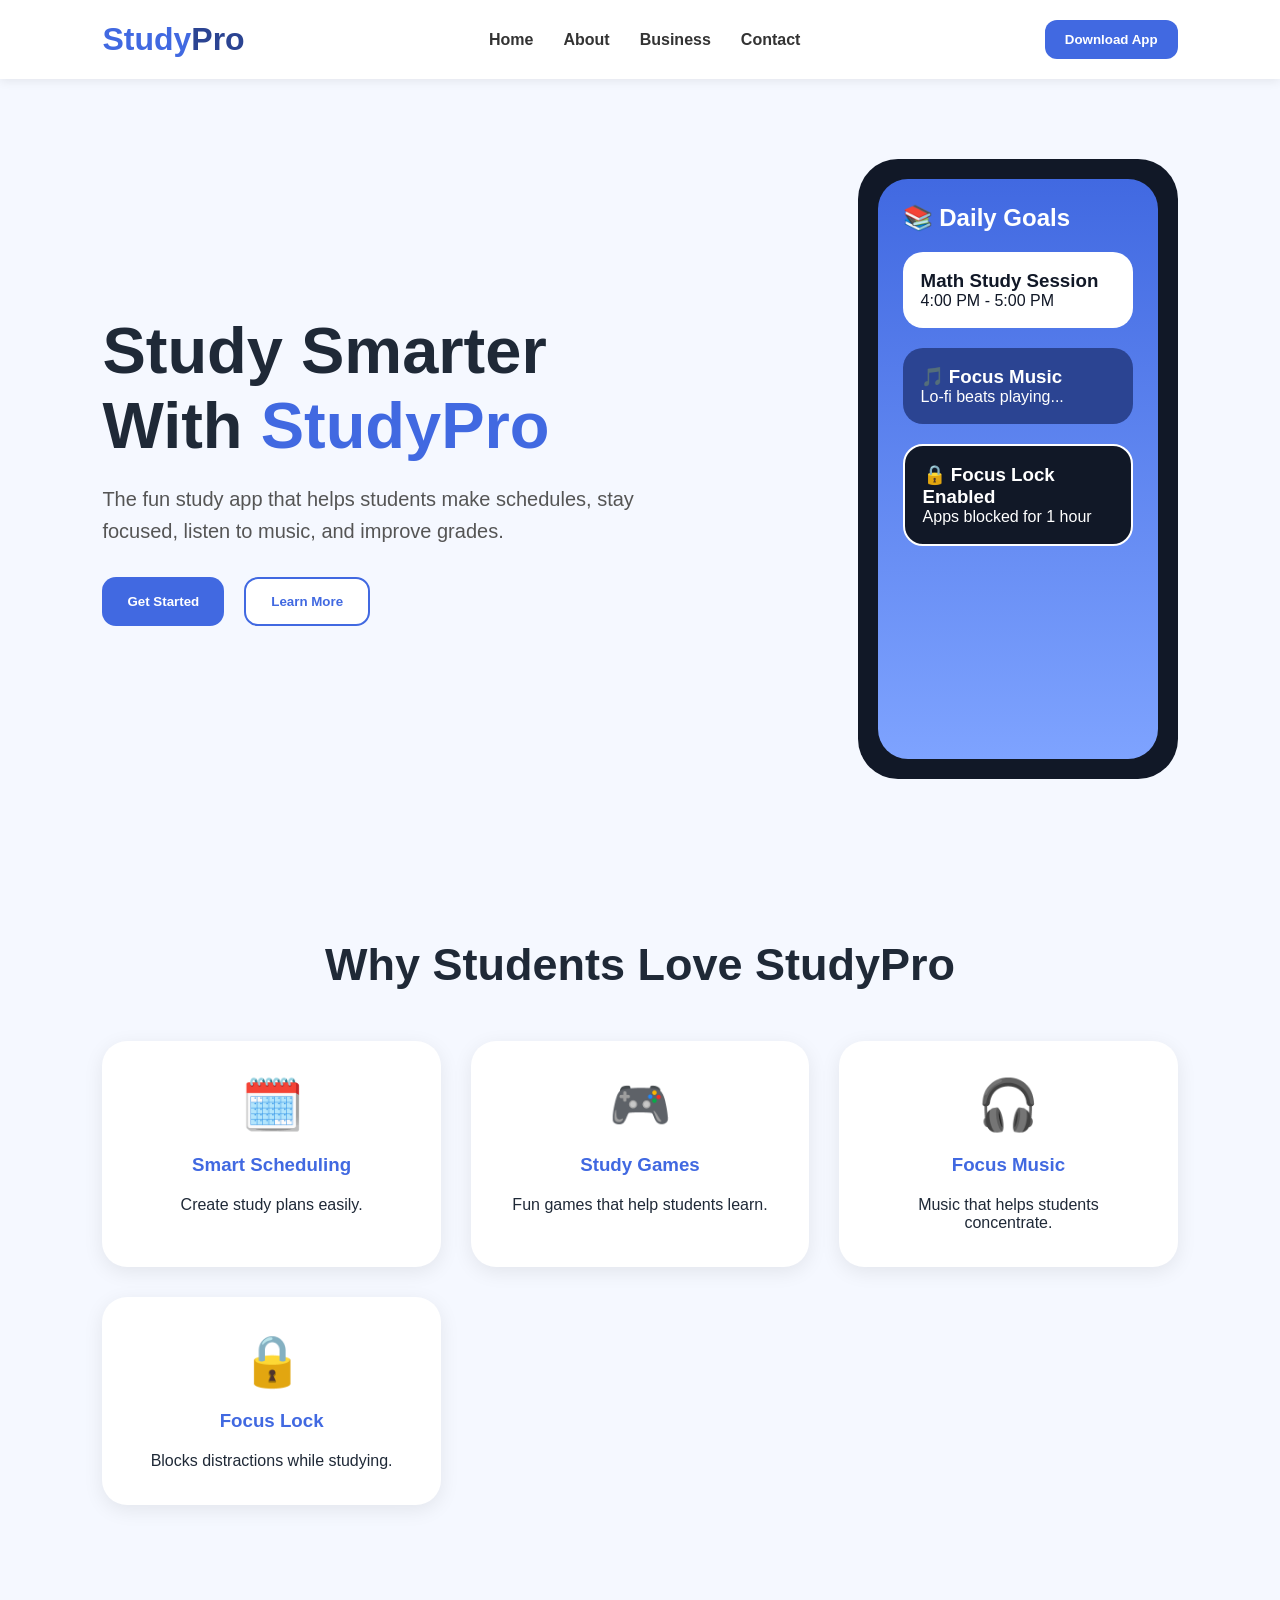
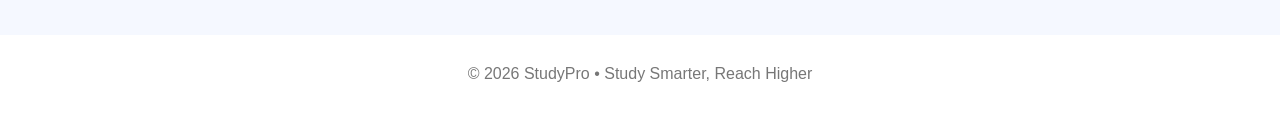
<file: index.html>
<!DOCTYPE html>
<html lang="en">
<head>
  <meta charset="UTF-8" />
  <meta name="viewport" content="width=device-width, initial-scale=1.0"/>
  <title>StudyPro | Home</title>
  <link rel="stylesheet" href="style.css">
</head>

<body>

  <nav>
    <div class="logo">Study<span>Pro</span></div>

    <ul>
      <li><a href="index.html">Home</a></li>
      <li><a href="about.html">About</a></li>
      <li><a href="business.html">Business</a></li>
      <li><a href="contact.html">Contact</a></li>
    </ul>

    <button class="nav-btn">Download App</button>
  </nav>

  <section class="hero">

    <div class="hero-text">
      <h1>Study Smarter With <span>StudyPro</span></h1>

      <p>
        The fun study app that helps students make schedules,
        stay focused, listen to music, and improve grades.
      </p>

      <div class="hero-buttons">
        <button class="primary-btn">Get Started</button>
        <button class="secondary-btn">Learn More</button>
      </div>
    </div>

    <div class="phone">
      <div class="screen">

        <h2>📚 Daily Goals</h2>

        <div class="study-card">
          <h3>Math Study Session</h3>
          <p>4:00 PM - 5:00 PM</p>
        </div>

        <div class="music-box">
          <h3>🎵 Focus Music</h3>
          <p>Lo-fi beats playing...</p>
        </div>

        <div class="focus-lock">
          <h3>🔒 Focus Lock Enabled</h3>
          <p>Apps blocked for 1 hour</p>
        </div>

      </div>
    </div>

  </section>

  <section class="features">

    <h2>Why Students Love StudyPro</h2>

    <div class="feature-grid">

      <div class="feature-card">
        <div class="emoji">🗓️</div>
        <h3>Smart Scheduling</h3>
        <p>Create study plans easily.</p>
      </div>

      <div class="feature-card">
        <div class="emoji">🎮</div>
        <h3>Study Games</h3>
        <p>Fun games that help students learn.</p>
      </div>

      <div class="feature-card">
        <div class="emoji">🎧</div>
        <h3>Focus Music</h3>
        <p>Music that helps students concentrate.</p>
      </div>

      <div class="feature-card">
        <div class="emoji">🔒</div>
        <h3>Focus Lock</h3>
        <p>Blocks distractions while studying.</p>
      </div>

    </div>

  </section>

  <footer>
    © 2026 StudyPro • Study Smarter, Reach Higher
  </footer>

</body>
</html>
</file>
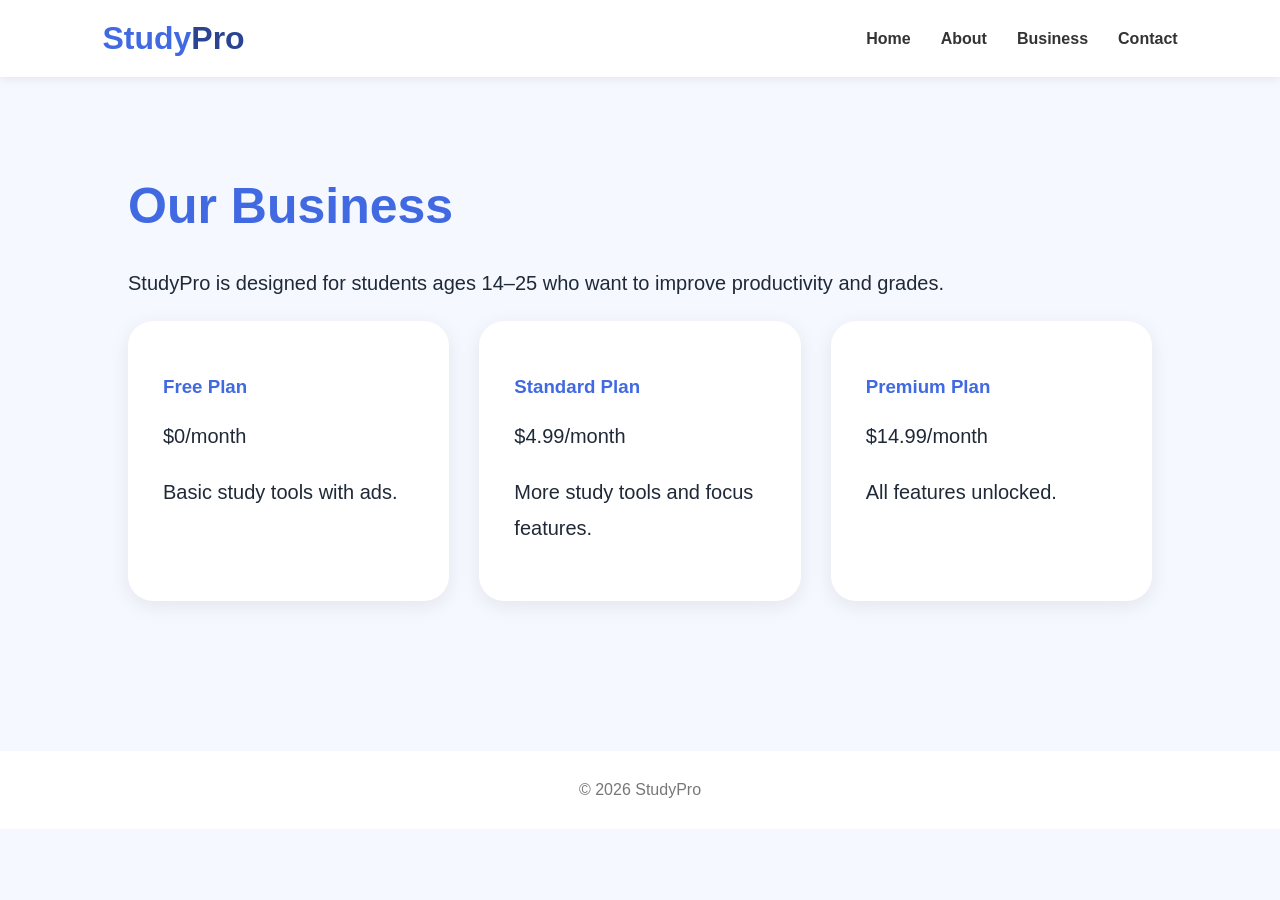
<file: business.html>
<!DOCTYPE html>
<html lang="en">
<head>
  <meta charset="UTF-8">
  <meta name="viewport" content="width=device-width, initial-scale=1.0">
  <title>Business | StudyPro</title>
  <link rel="stylesheet" href="style.css">
</head>

<body>

  <nav>
    <div class="logo">Study<span>Pro</span></div>

    <ul>
      <li><a href="index.html">Home</a></li>
      <li><a href="about.html">About</a></li>
      <li><a href="business.html">Business</a></li>
      <li><a href="contact.html">Contact</a></li>
    </ul>
  </nav>

  <section class="page-section">

    <h1>Our Business</h1>

    <p>
      StudyPro is designed for students ages 14–25
      who want to improve productivity and grades.
    </p>

    <div class="feature-grid">

      <div class="feature-card">
        <h3>Free Plan</h3>
        <p>$0/month</p>
        <p>Basic study tools with ads.</p>
      </div>

      <div class="feature-card">
        <h3>Standard Plan</h3>
        <p>$4.99/month</p>
        <p>More study tools and focus features.</p>
      </div>

      <div class="feature-card">
        <h3>Premium Plan</h3>
        <p>$14.99/month</p>
        <p>All features unlocked.</p>
      </div>

    </div>

  </section>

  <footer>
    © 2026 StudyPro
  </footer>

</body>
</html>
</file>
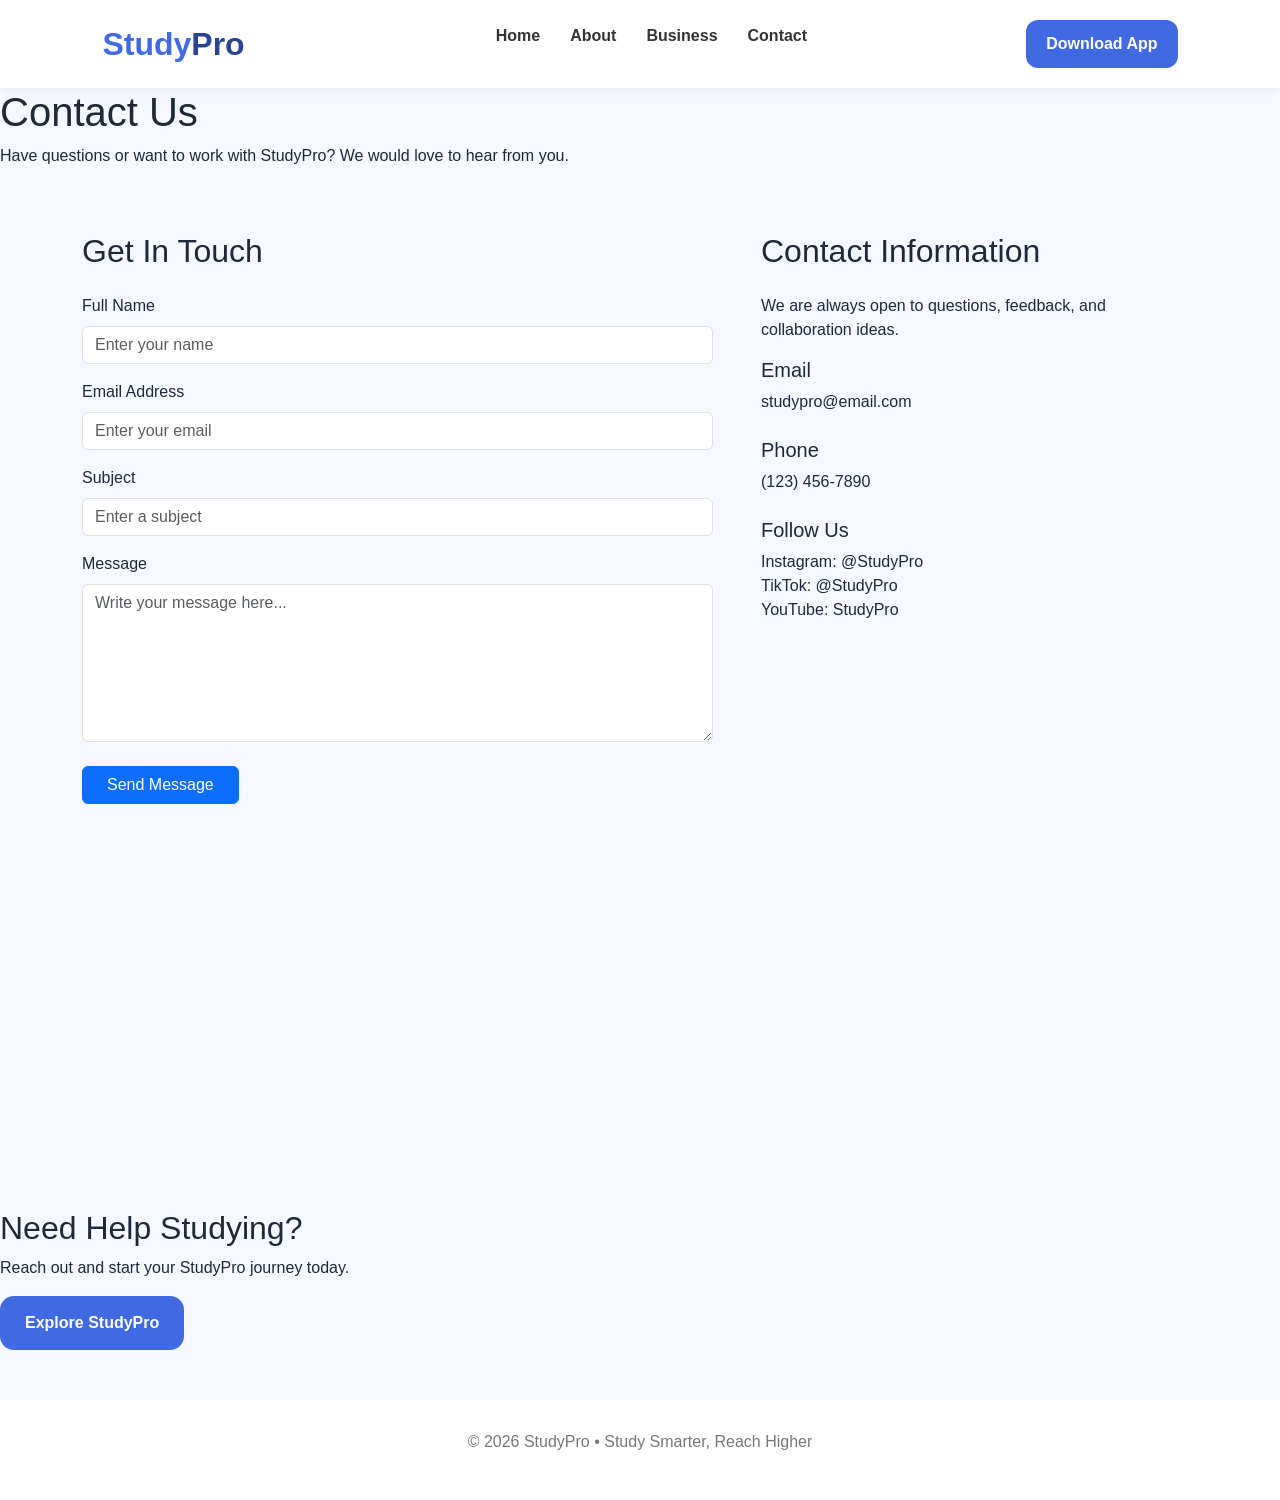
<file: contact.html>
<!DOCTYPE html>
<html lang="en">
<head>
  <meta charset="UTF-8" />
  <meta name="viewport" content="width=device-width, initial-scale=1.0" />
  <title>Contact | StudyPro</title>

  <!-- Bootstrap -->
  <link
    href="https://cdn.jsdelivr.net/npm/bootstrap@5.3.3/dist/css/bootstrap.min.css"
    rel="stylesheet"
  />

  <link rel="stylesheet" href="style.css" />
</head>

<body>

  <!-- NAVBAR -->

  <nav>
    <div class="logo">Study<span>Pro</span></div>

    <ul>
      <li><a href="index.html">Home</a></li>
      <li><a href="about.html">About</a></li>
      <li><a href="business.html">Business</a></li>
      <li><a href="contact.html" class="active">Contact</a></li>
    </ul>

    <button class="nav-btn">Download App</button>
  </nav>

  <!-- CONTACT HEADER -->

  <section class="contact-hero">

    <div class="contact-text">

      <h1>Contact Us</h1>

      <p class="mission">
        Have questions or want to work with StudyPro?
        We would love to hear from you.
      </p>

    </div>

  </section>

  <!-- CONTACT SECTION -->

  <section class="container py-5">

    <div class="row g-5">

      <!-- CONTACT FORM -->

      <div class="col-lg-7">

        <h2 class="mb-4">Get In Touch</h2>

        <!-- SUCCESS ALERT -->

        <div class="alert alert-success d-none" id="successAlert">
          Your message has been sent successfully!
        </div>

        <form action="#" method="POST">

          <!-- NAME -->

          <div class="mb-3">

            <label for="name" class="form-label">
              Full Name
            </label>

            <input
              type="text"
              class="form-control"
              id="name"
              name="name"
              placeholder="Enter your name"
              required
            />

          </div>

          <!-- EMAIL -->

          <div class="mb-3">

            <label for="email" class="form-label">
              Email Address
            </label>

            <input
              type="email"
              class="form-control"
              id="email"
              name="email"
              placeholder="Enter your email"
              required
            />

          </div>

          <!-- SUBJECT -->

          <div class="mb-3">

            <label for="subject" class="form-label">
              Subject
            </label>

            <input
              type="text"
              class="form-control"
              id="subject"
              name="subject"
              placeholder="Enter a subject"
              required
            />

          </div>

          <!-- MESSAGE -->

          <div class="mb-4">

            <label for="message" class="form-label">
              Message
            </label>

            <textarea
              class="form-control"
              id="message"
              name="message"
              rows="6"
              placeholder="Write your message here..."
              required
            ></textarea>

          </div>

          <!-- BUTTON -->

          <button type="submit" class="btn btn-primary px-4">
            Send Message
          </button>

        </form>

      </div>

      <!-- CONTACT INFO -->

      <div class="col-lg-5">

        <div class="contact-info">

          <h2 class="mb-4">Contact Information</h2>

          <p>
            We are always open to questions, feedback,
            and collaboration ideas.
          </p>

          <div class="info-box mb-4">

            <h5>Email</h5>
            <p>studypro@email.com</p>

          </div>

          <div class="info-box mb-4">

            <h5>Phone</h5>
            <p>(123) 456-7890</p>

          </div>

          <div class="info-box mb-4">

            <h5>Follow Us</h5>

            <p>
              Instagram: @StudyPro <br>
              TikTok: @StudyPro <br>
              YouTube: StudyPro
            </p>

          </div>

        </div>

      </div>

    </div>

  </section>

  <!-- MAP SECTION -->

  <section class="map-section">

    <iframe
      src="https://www.google.com/maps/embed?pb=!1m18!1m12!1m3!1d3021.847381274397!2d-73.7044!3d40.7242!2m3!1f0!2f0!3f0!3m2!1i1024!2i768!4f13.1!3m3!1m2!1s0x89c2618c8d4c1f9f%3A0x6df6f2dfb5a3fd8!2sQueens%2C%20NY!5e0!3m2!1sen!2sus!4v1716150000000!5m2!1sen!2sus"
      width="100%"
      height="350"
      style="border:0;"
      allowfullscreen=""
      loading="lazy"
      referrerpolicy="no-referrer-when-downgrade">
    </iframe>

  </section>

  <!-- CTA -->

  <section class="about-cta">

    <h2>Need Help Studying?</h2>

    <p>
      Reach out and start your StudyPro journey today.
    </p>

    <a href="index.html">
      <button class="primary-btn">
        Explore StudyPro
      </button>
    </a>

  </section>

  <!-- FOOTER -->

  <footer>

    <p>
      © 2026 StudyPro • Study Smarter, Reach Higher
    </p>

  </footer>

  <!-- Bootstrap JS -->

  <script src="https://cdn.jsdelivr.net/npm/bootstrap@5.3.3/dist/js/bootstrap.bundle.min.js"></script>

</body>
</html>
</file>
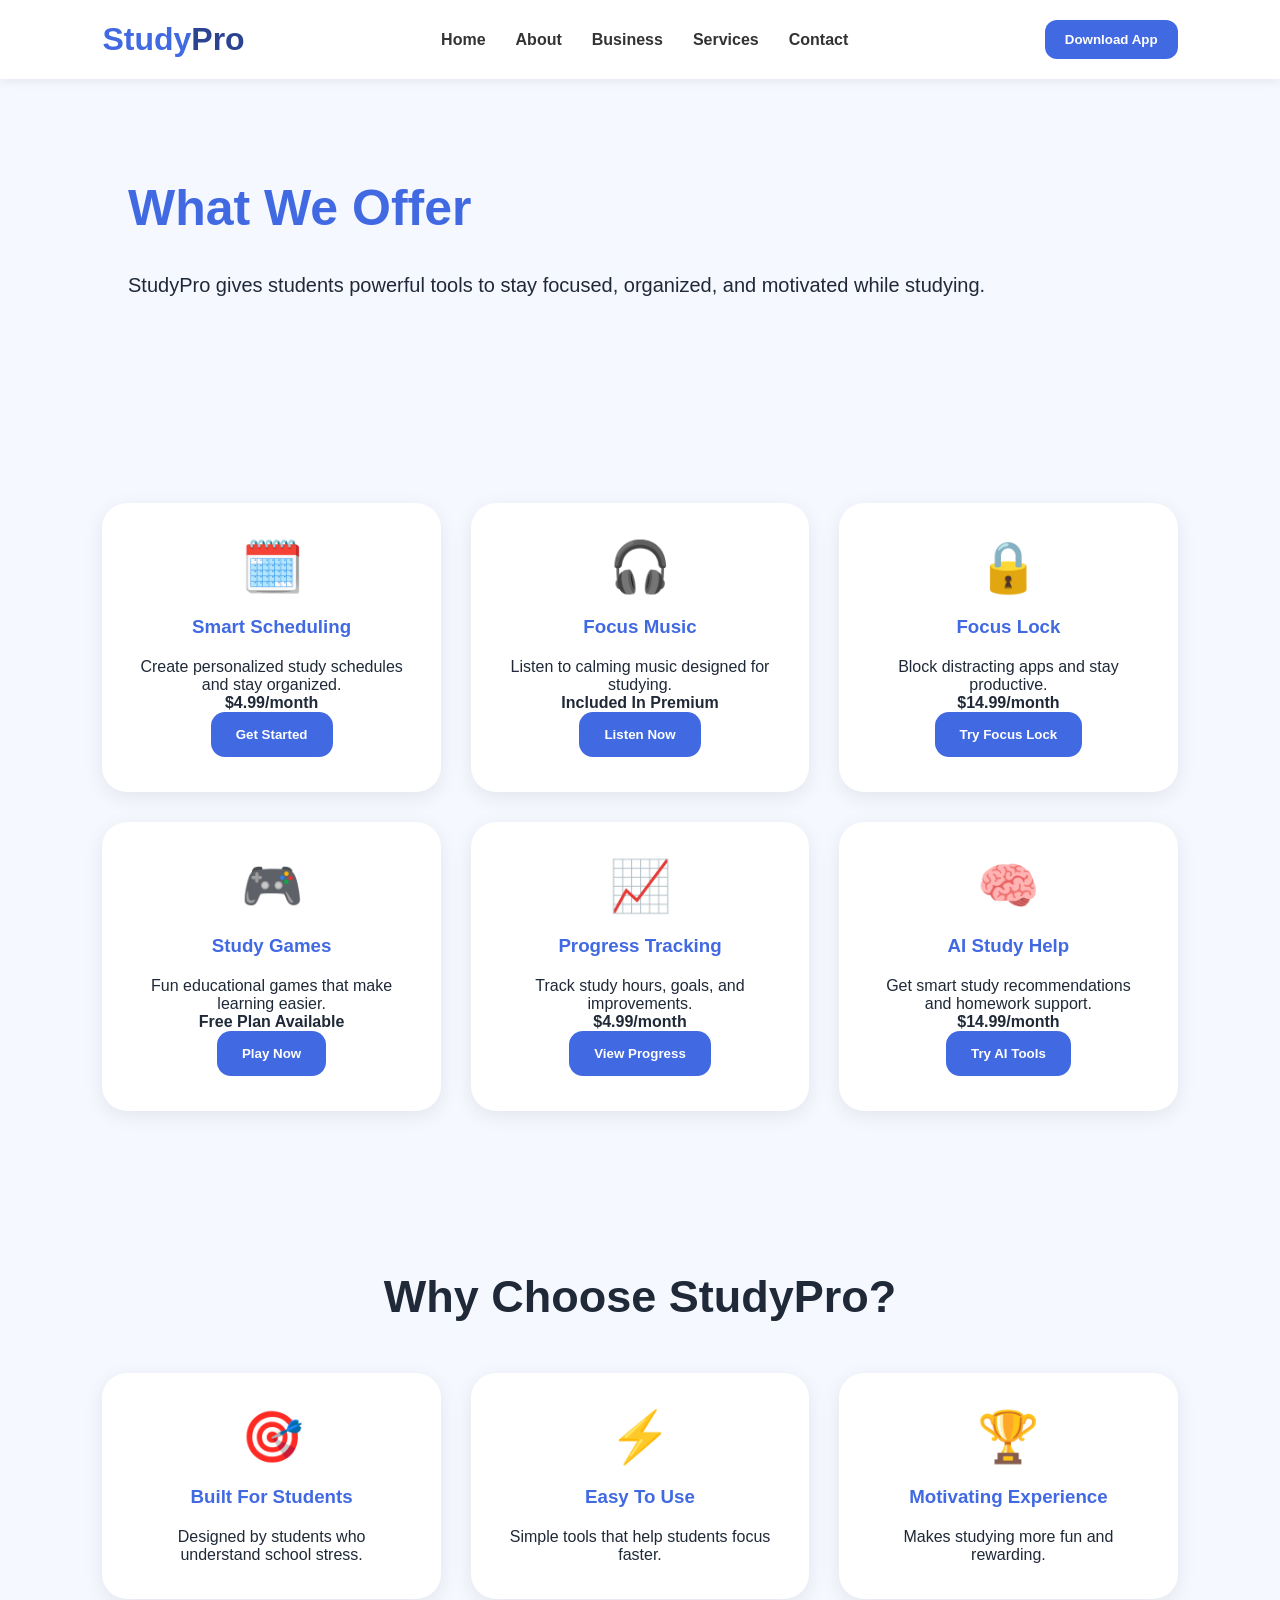
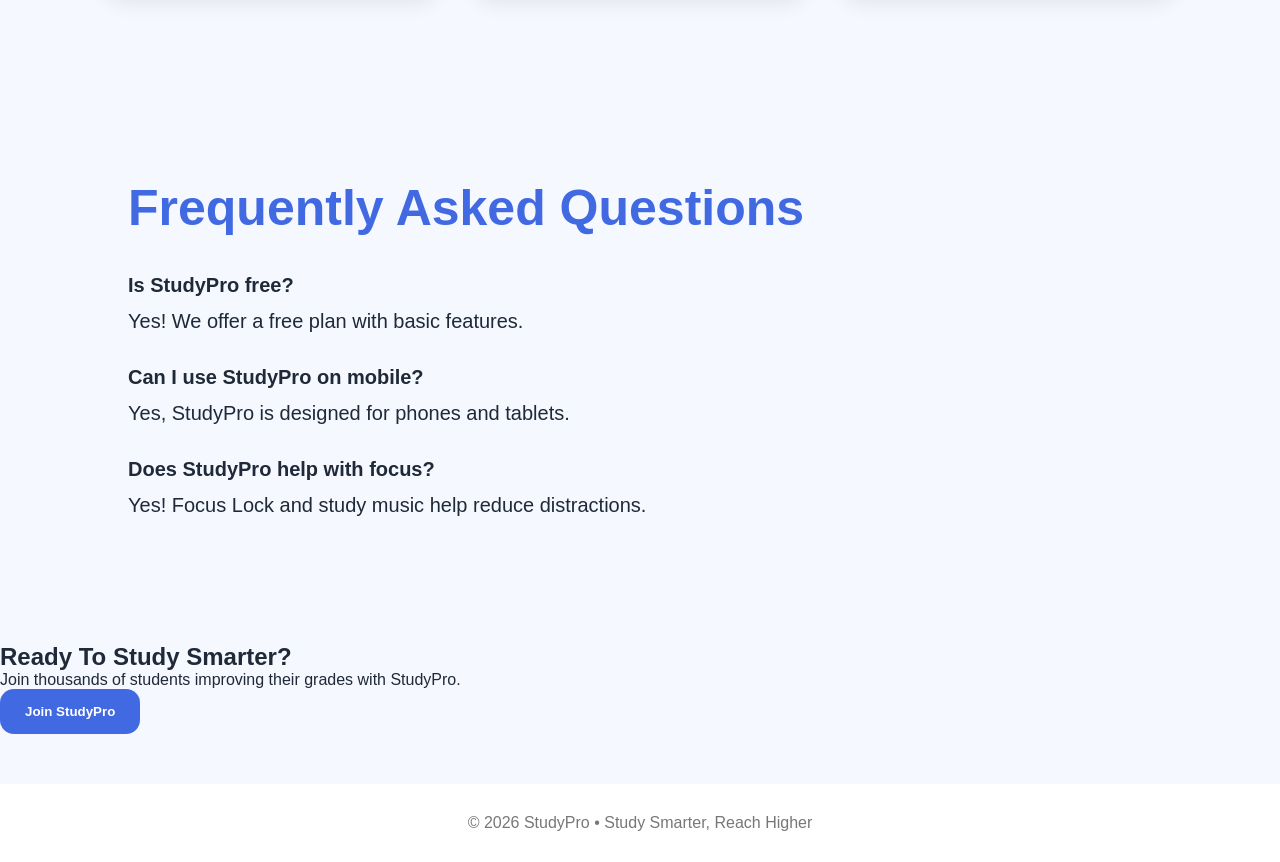
<file: services.html>
<!DOCTYPE html>
<html lang="en">
<head>
  <meta charset="UTF-8" />
  <meta name="viewport" content="width=device-width, initial-scale=1.0"/>
  <title>Services | StudyPro</title>
  <link rel="stylesheet" href="style.css">
</head>

<body>

  <!-- NAVBAR -->

  <nav>
    <div class="logo">Study<span>Pro</span></div>

    <ul>
      <li><a href="index.html">Home</a></li>
      <li><a href="about.html">About</a></li>
      <li><a href="business.html">Business</a></li>
      <li><a href="services.html" class="active">Services</a></li>
      <li><a href="contact.html">Contact</a></li>
    </ul>

    <button class="nav-btn">Download App</button>
  </nav>

  <!-- HERO -->

  <section class="page-section">

    <h1>What We Offer</h1>

    <p>
      StudyPro gives students powerful tools to stay focused,
      organized, and motivated while studying.
    </p>

  </section>

  <!-- SERVICES -->

  <section class="features">

    <div class="feature-grid">

      <!-- SERVICE 1 -->

      <div class="feature-card">

        <div class="emoji">🗓️</div>

        <h3>Smart Scheduling</h3>

        <p>
          Create personalized study schedules and stay organized.
        </p>

        <h4>$4.99/month</h4>

        <button class="primary-btn">
          Get Started
        </button>

      </div>

      <!-- SERVICE 2 -->

      <div class="feature-card">

        <div class="emoji">🎧</div>

        <h3>Focus Music</h3>

        <p>
          Listen to calming music designed for studying.
        </p>

        <h4>Included In Premium</h4>

        <button class="primary-btn">
          Listen Now
        </button>

      </div>

      <!-- SERVICE 3 -->

      <div class="feature-card">

        <div class="emoji">🔒</div>

        <h3>Focus Lock</h3>

        <p>
          Block distracting apps and stay productive.
        </p>

        <h4>$14.99/month</h4>

        <button class="primary-btn">
          Try Focus Lock
        </button>

      </div>

      <!-- SERVICE 4 -->

      <div class="feature-card">

        <div class="emoji">🎮</div>

        <h3>Study Games</h3>

        <p>
          Fun educational games that make learning easier.
        </p>

        <h4>Free Plan Available</h4>

        <button class="primary-btn">
          Play Now
        </button>

      </div>

      <!-- SERVICE 5 -->

      <div class="feature-card">

        <div class="emoji">📈</div>

        <h3>Progress Tracking</h3>

        <p>
          Track study hours, goals, and improvements.
        </p>

        <h4>$4.99/month</h4>

        <button class="primary-btn">
          View Progress
        </button>

      </div>

      <!-- SERVICE 6 -->

      <div class="feature-card">

        <div class="emoji">🧠</div>

        <h3>AI Study Help</h3>

        <p>
          Get smart study recommendations and homework support.
        </p>

        <h4>$14.99/month</h4>

        <button class="primary-btn">
          Try AI Tools
        </button>

      </div>

    </div>

  </section>

  <!-- WHY CHOOSE US -->

  <section class="features">

    <h2>Why Choose StudyPro?</h2>

    <div class="feature-grid">

      <div class="feature-card">

        <div class="emoji">🎯</div>

        <h3>Built For Students</h3>

        <p>
          Designed by students who understand school stress.
        </p>

      </div>

      <div class="feature-card">

        <div class="emoji">⚡</div>

        <h3>Easy To Use</h3>

        <p>
          Simple tools that help students focus faster.
        </p>

      </div>

      <div class="feature-card">

        <div class="emoji">🏆</div>

        <h3>Motivating Experience</h3>

        <p>
          Makes studying more fun and rewarding.
        </p>

      </div>

    </div>

  </section>

  <!-- FAQ -->

  <section class="page-section">

    <h1>Frequently Asked Questions</h1>

    <p><strong>Is StudyPro free?</strong><br>
    Yes! We offer a free plan with basic features.</p>

    <p><strong>Can I use StudyPro on mobile?</strong><br>
    Yes, StudyPro is designed for phones and tablets.</p>

    <p><strong>Does StudyPro help with focus?</strong><br>
    Yes! Focus Lock and study music help reduce distractions.</p>

  </section>

  <!-- CTA -->

  <section class="about-cta">

    <h2>Ready To Study Smarter?</h2>

    <p>
      Join thousands of students improving their grades with StudyPro.
    </p>

    <a href="contact.html">
      <button class="primary-btn">
        Join StudyPro
      </button>
    </a>

  </section>

  <!-- FOOTER -->

  <footer>
    © 2026 StudyPro • Study Smarter, Reach Higher
  </footer>

</body>
</html>
</file>
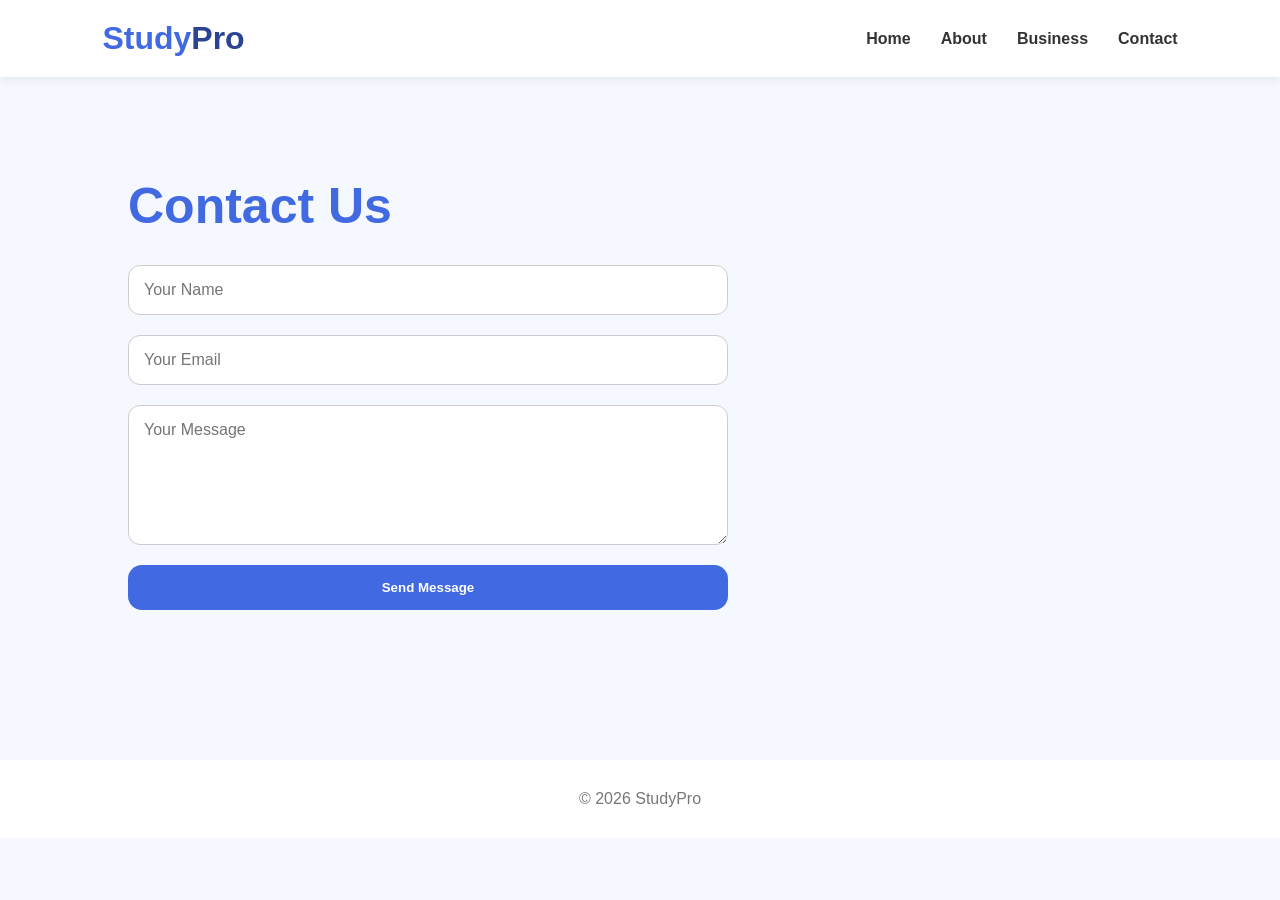
<file: sameera new website/contact.html>
<!DOCTYPE html>
<html lang="en">
<head>
  <meta charset="UTF-8">
  <meta name="viewport" content="width=device-width, initial-scale=1.0">
  <title>Contact | StudyPro</title>
  <link rel="stylesheet" href="style.css">
</head>

<body>

  <nav>
    <div class="logo">Study<span>Pro</span></div>

    <ul>
      <li><a href="index.html">Home</a></li>
      <li><a href="about.html">About</a></li>
      <li><a href="business.html">Business</a></li>
      <li><a href="contact.html">Contact</a></li>
    </ul>
  </nav>

  <section class="page-section">

    <h1>Contact Us</h1>

    <form class="contact-form">

      <input type="text" placeholder="Your Name">

      <input type="email" placeholder="Your Email">

      <textarea rows="6" placeholder="Your Message"></textarea>

      <button type="submit" class="primary-btn">
        Send Message
      </button>

    </form>

  </section>

  <footer>
    © 2026 StudyPro
  </footer>

</body>
</html>
</file>
<file: style.css>
*{
    margin:0;
    padding:0;
    box-sizing:border-box;
    font-family:Arial, Helvetica, sans-serif;
  }
  
  body{
    background:#f5f8ff;
    color:#1f2937;
  }
  
  /* NAVBAR */
  
  nav{
    display:flex;
    justify-content:space-between;
    align-items:center;
    padding:20px 8%;
    background:white;
    box-shadow:0 2px 10px rgba(0,0,0,0.08);
  }
  
  .logo{
    font-size:32px;
    font-weight:bold;
    color:#4169E1;
  }
  
  .logo span{
    color:#2B4492;
  }
  
  nav ul{
    display:flex;
    list-style:none;
    gap:30px;
  }
  
  nav ul li a{
    text-decoration:none;
    color:#333;
    font-weight:bold;
    transition:0.3s;
  }
  
  nav ul li a:hover{
    color:#4169E1;
  }
  
  .nav-btn{
    background:#4169E1;
    color:white;
    border:none;
    padding:12px 20px;
    border-radius:12px;
    cursor:pointer;
    font-weight:bold;
  }
  
  .nav-btn:hover{
    background:#2B4492;
  }
  
  /* HERO */
  
  .hero{
    display:flex;
    justify-content:space-between;
    align-items:center;
    padding:80px 8%;
    gap:40px;
  }
  
  .hero-text{
    max-width:550px;
  }
  
  .hero-text h1{
    font-size:65px;
    margin-bottom:20px;
  }
  
  .hero-text h1 span{
    color:#4169E1;
  }
  
  .hero-text p{
    font-size:20px;
    color:#555;
    margin-bottom:30px;
    line-height:1.6;
  }
  
  .hero-buttons{
    display:flex;
    gap:20px;
  }
  
  .primary-btn{
    background:#4169E1;
    color:white;
    border:none;
    padding:15px 25px;
    border-radius:14px;
    cursor:pointer;
    font-weight:bold;
  }
  
  .secondary-btn{
    background:white;
    color:#4169E1;
    border:2px solid #4169E1;
    padding:15px 25px;
    border-radius:14px;
    cursor:pointer;
    font-weight:bold;
  }
  
  /* PHONE */
  
  .phone{
    width:320px;
    height:620px;
    background:#111827;
    border-radius:40px;
    padding:20px;
  }
  
  .screen{
    width:100%;
    height:100%;
    background:linear-gradient(to bottom,#4169E1,#7ea3ff);
    border-radius:30px;
    padding:25px;
    color:white;
  }
  
  .study-card,
  .music-box,
  .focus-lock{
    background:white;
    color:#111827;
    padding:18px;
    border-radius:20px;
    margin-top:20px;
  }
  
  .music-box{
    background:#2B4492;
    color:white;
  }
  
  .focus-lock{
    background:#111827;
    color:white;
    border:2px solid white;
  }
  
  /* FEATURES */
  
  .features{
    padding:80px 8%;
    text-align:center;
  }
  
  .features h2{
    font-size:45px;
    margin-bottom:50px;
  }
  
  .feature-grid{
    display:grid;
    grid-template-columns:repeat(auto-fit,minmax(250px,1fr));
    gap:30px;
  }
  
  .feature-card{
    background:white;
    padding:35px;
    border-radius:25px;
    box-shadow:0 5px 20px rgba(0,0,0,0.08);
    transition:0.3s;
  }
  
  .feature-card:hover{
    transform:translate(-10px, -10px);
  }
  
  .feature-card h3{
    margin:20px 0;
    color:#4169E1;
  }
  
  .emoji{
    font-size:50px;
  }
  
  /* PAGE SECTIONS */
  
  .page-section{
    padding:100px 10%;
  }
  
  .page-section h1{
    font-size:50px;
    margin-bottom:30px;
    color:#4169E1;
  }
  
  .page-section p{
    font-size:20px;
    line-height:1.8;
    margin-bottom:20px;
  }
  
  /* CONTACT FORM */
  
  .contact-form{
    display:flex;
    flex-direction:column;
    gap:20px;
    max-width:600px;
  }
  
  .contact-form input,
  .contact-form textarea{
    padding:15px;
    border-radius:12px;
    border:1px solid #ccc;
    font-size:16px;
  }
  
  /* FOOTER */
  
  footer{
    text-align:center;
    padding:30px;
    background:white;
    color:#777;
    margin-top:50px;
  }
  
  /* RESPONSIVE */
  
  @media(max-width:900px){
  
    .hero{
      flex-direction:column;
      text-align:center;
    }
  
    nav ul{
      display:none;
    }
  
    .hero-buttons{
      justify-content:center;
    }
  
    .hero-text h1{
      font-size:45px;
    }
  
  }
</file>
<file: sameera new website/style.css>
*{
    margin:0;
    padding:0;
    box-sizing:border-box;
    font-family:Arial, Helvetica, sans-serif;
  }
  
  body{
    background:#f5f8ff;
    color:#1f2937;
  }
  
  /* NAVBAR */
  
  nav{
    display:flex;
    justify-content:space-between;
    align-items:center;
    padding:20px 8%;
    background:white;
    box-shadow:0 2px 10px rgba(0,0,0,0.08);
  }
  
  .logo{
    font-size:32px;
    font-weight:bold;
    color:#4169E1;
  }
  
  .logo span{
    color:#2B4492;
  }
  
  nav ul{
    display:flex;
    list-style:none;
    gap:30px;
  }
  
  nav ul li a{
    text-decoration:none;
    color:#333;
    font-weight:bold;
    transition:0.3s;
  }
  
  nav ul li a:hover{
    color:#4169E1;
  }
  
  .nav-btn{
    background:#4169E1;
    color:white;
    border:none;
    padding:12px 20px;
    border-radius:12px;
    cursor:pointer;
    font-weight:bold;
  }
  
  .nav-btn:hover{
    background:#2B4492;
  }
  
  /* HERO */
  
  .hero{
    display:flex;
    justify-content:space-between;
    align-items:center;
    padding:80px 8%;
    gap:40px;
  }
  
  .hero-text{
    max-width:550px;
  }
  
  .hero-text h1{
    font-size:65px;
    margin-bottom:20px;
  }
  
  .hero-text h1 span{
    color:#4169E1;
  }
  
  .hero-text p{
    font-size:20px;
    color:#555;
    margin-bottom:30px;
    line-height:1.6;
  }
  
  .hero-buttons{
    display:flex;
    gap:20px;
  }
  
  .primary-btn{
    background:#4169E1;
    color:white;
    border:none;
    padding:15px 25px;
    border-radius:14px;
    cursor:pointer;
    font-weight:bold;
  }
  
  .secondary-btn{
    background:white;
    color:#4169E1;
    border:2px solid #4169E1;
    padding:15px 25px;
    border-radius:14px;
    cursor:pointer;
    font-weight:bold;
  }
  
  /* PHONE */
  
  .phone{
    width:320px;
    height:620px;
    background:#111827;
    border-radius:40px;
    padding:20px;
  }
  
  .screen{
    width:100%;
    height:100%;
    background:linear-gradient(to bottom,#4169E1,#7ea3ff);
    border-radius:30px;
    padding:25px;
    color:white;
  }
  
  .study-card,
  .music-box,
  .focus-lock{
    background:white;
    color:#111827;
    padding:18px;
    border-radius:20px;
    margin-top:20px;
  }
  
  .music-box{
    background:#2B4492;
    color:white;
  }
  
  .focus-lock{
    background:#111827;
    color:white;
    border:2px solid white;
  }
  
  /* FEATURES */
  
  .features{
    padding:80px 8%;
    text-align:center;
  }
  
  .features h2{
    font-size:45px;
    margin-bottom:50px;
  }
  
  .feature-grid{
    display:grid;
    grid-template-columns:repeat(auto-fit,minmax(250px,1fr));
    gap:30px;
  }
  
  .feature-card{
    background:white;
    padding:35px;
    border-radius:25px;
    box-shadow:0 5px 20px rgba(0,0,0,0.08);
    transition:0.3s;
  }
  
  .feature-card:hover{
    transform:translateY(-10px);
  }
  
  .feature-card h3{
    margin:20px 0;
    color:#4169E1;
  }
  
  .emoji{
    font-size:50px;
  }
  
  /* PAGE SECTIONS */
  
  .page-section{
    padding:100px 10%;
  }
  
  .page-section h1{
    font-size:50px;
    margin-bottom:30px;
    color:#4169E1;
  }
  
  .page-section p{
    font-size:20px;
    line-height:1.8;
    margin-bottom:20px;
  }
  
  /* CONTACT FORM */
  
  .contact-form{
    display:flex;
    flex-direction:column;
    gap:20px;
    max-width:600px;
  }
  
  .contact-form input,
  .contact-form textarea{
    padding:15px;
    border-radius:12px;
    border:1px solid #ccc;
    font-size:16px;
  }
  
  /* FOOTER */
  
  footer{
    text-align:center;
    padding:30px;
    background:white;
    color:#777;
    margin-top:50px;
  }
  
  /* RESPONSIVE */
  
  @media(max-width:900px){
  
    .hero{
      flex-direction:column;
      text-align:center;
    }
  
    nav ul{
      display:none;
    }
  
    .hero-buttons{
      justify-content:center;
    }
  
    .hero-text h1{
      font-size:45px;
    }
  
  }
</file>
